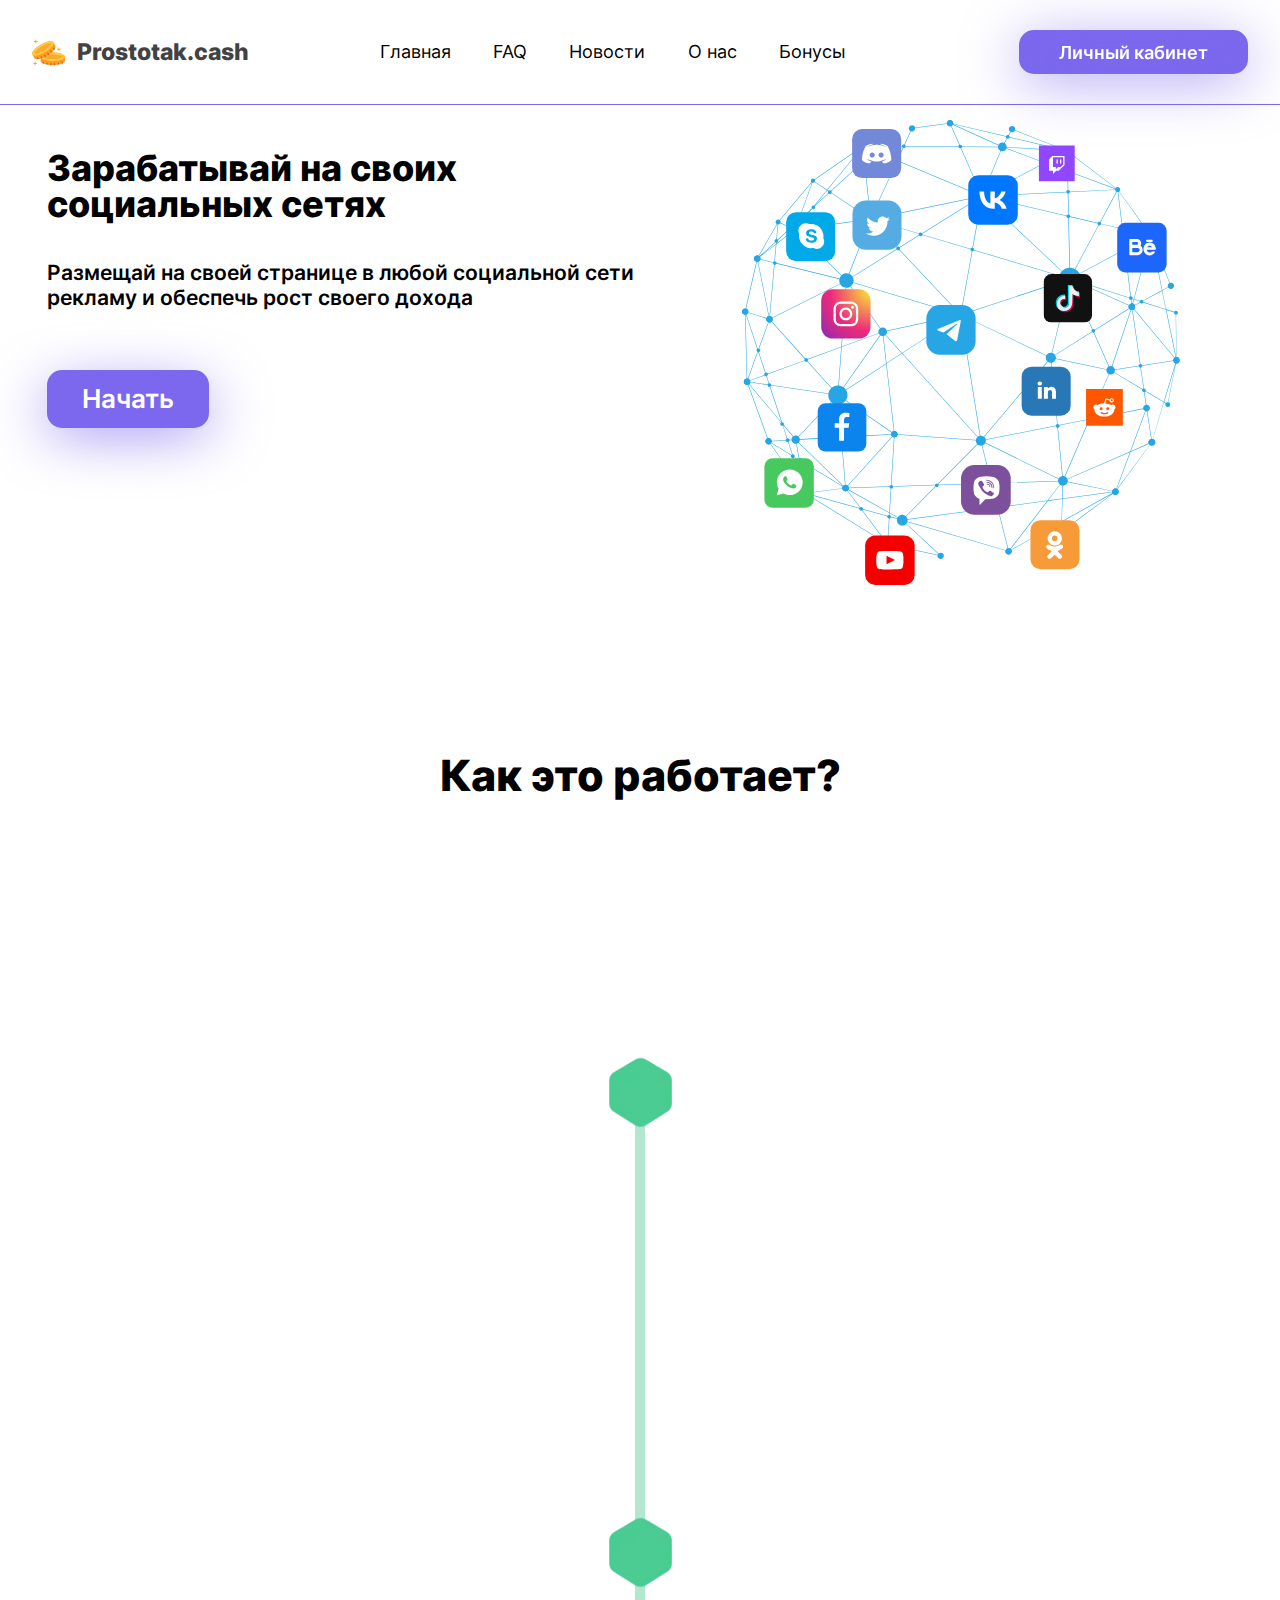
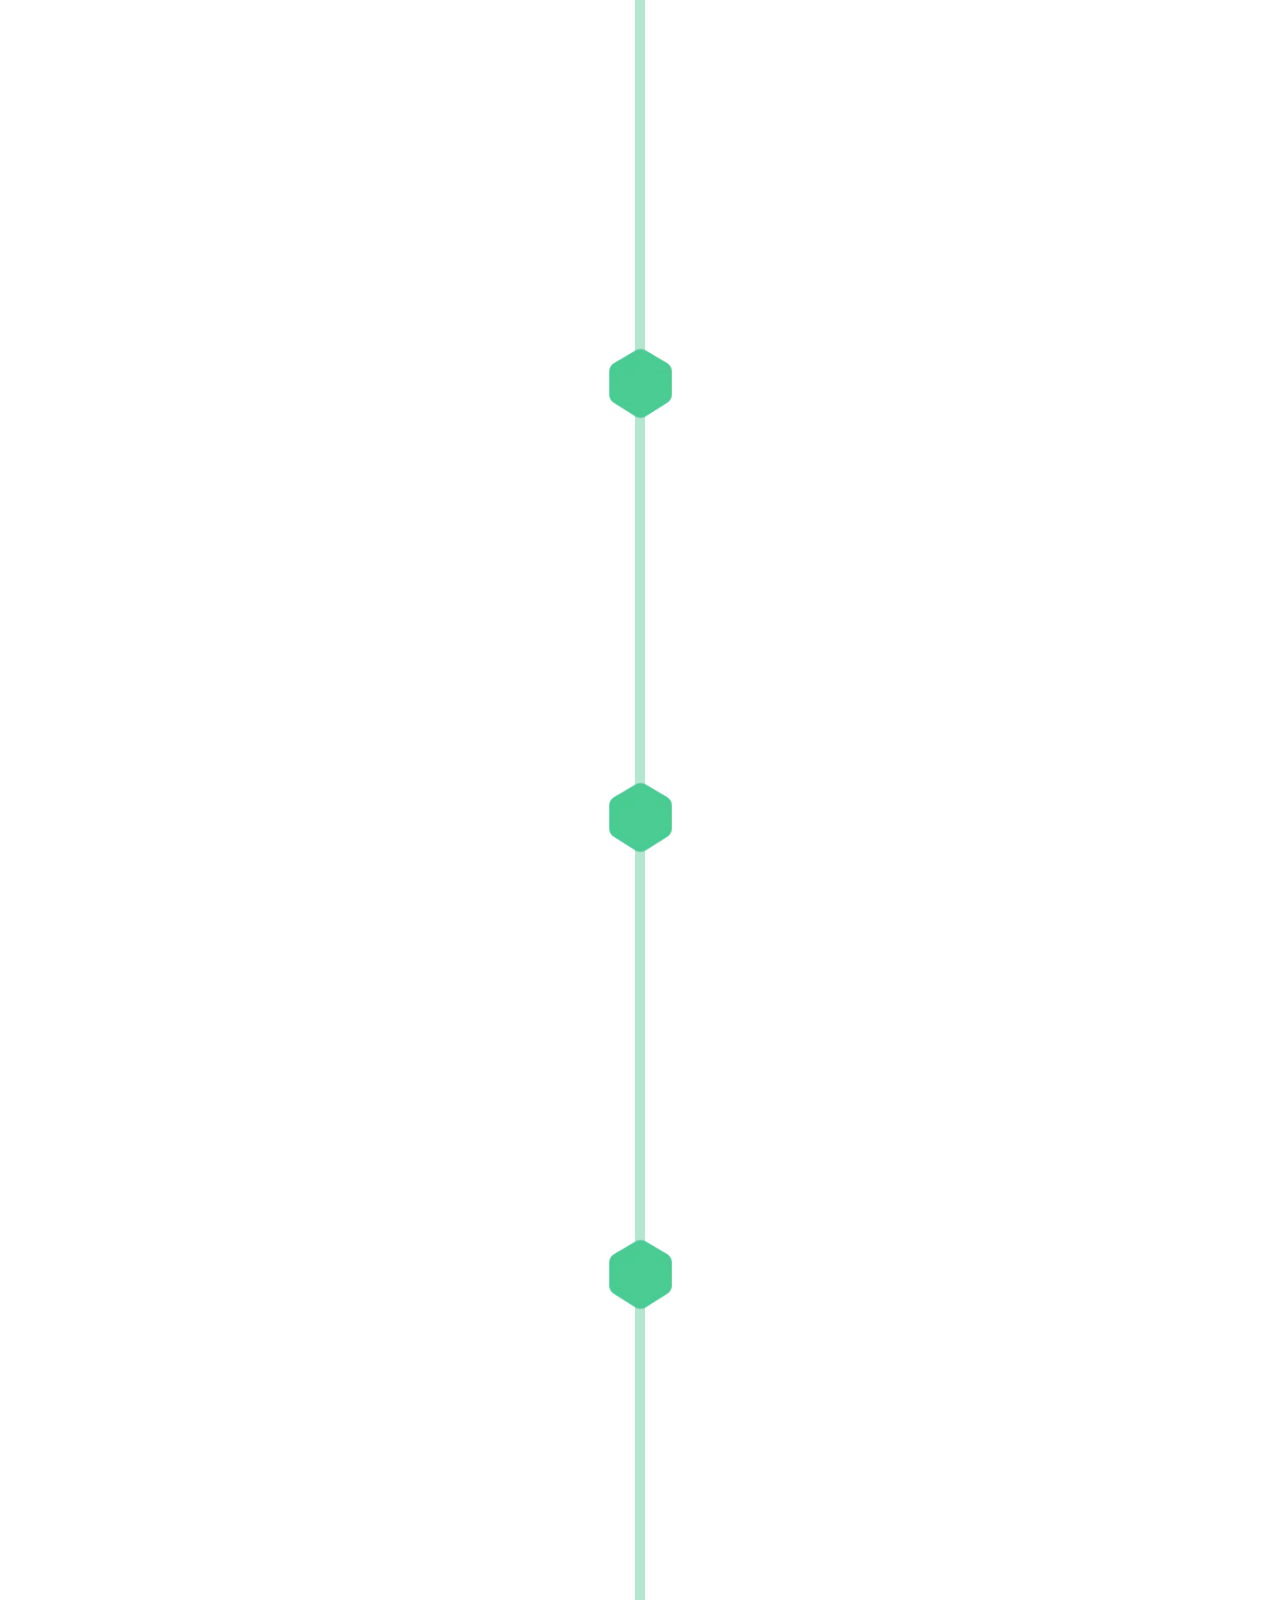
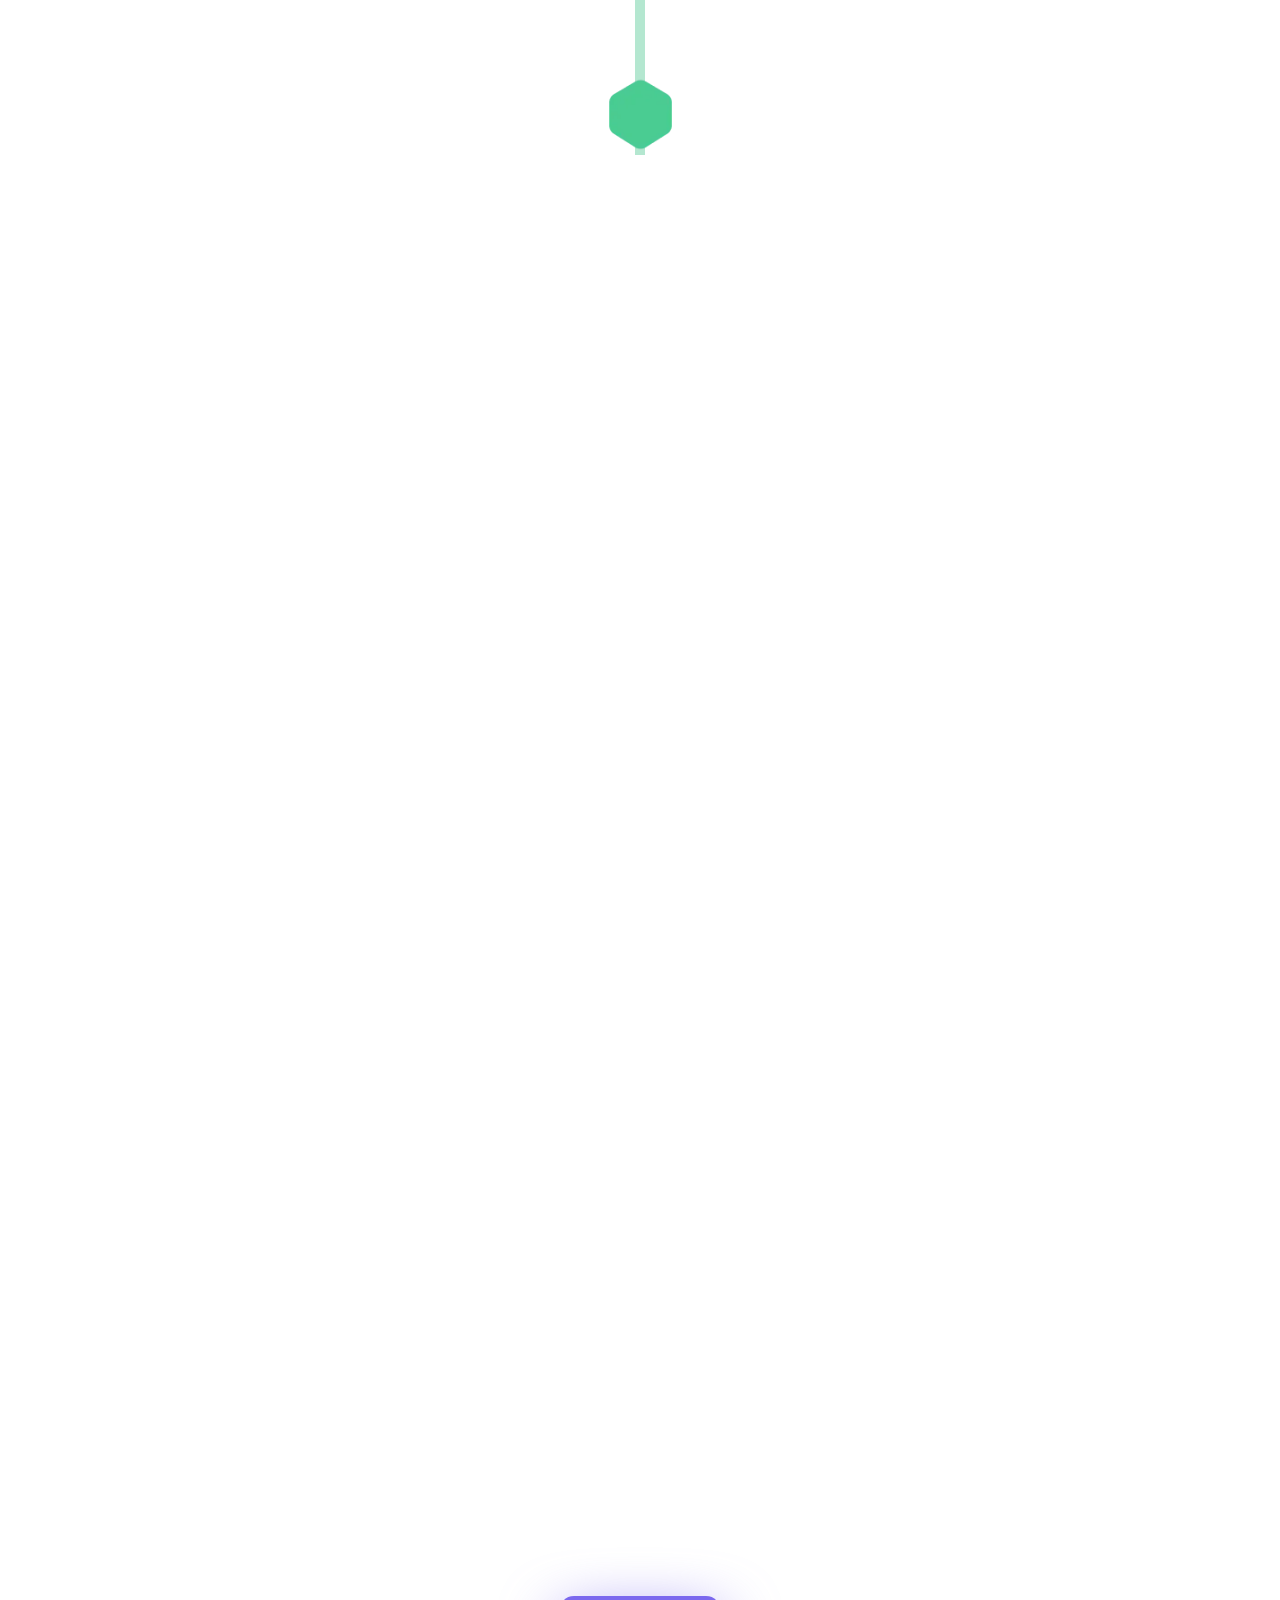
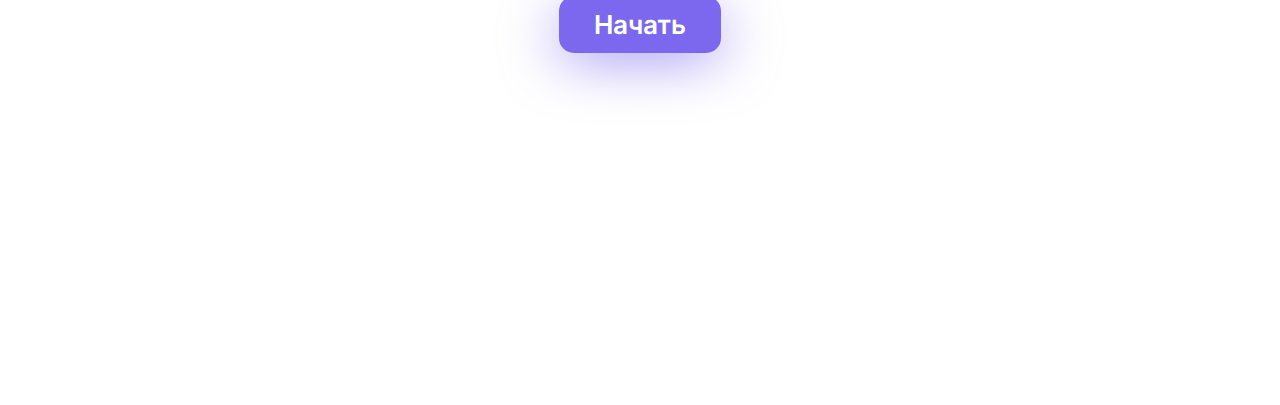
<file: index.html>
<!DOCTYPE html>
<html lang="ru">

<head>
	<title>Prostotak.cash</title>
	<meta charset="UTF-8">
	<meta name="format-detection" content="telephone=no">
	<!-- <style>body{opacity: 0;}</style> -->
	<link rel="stylesheet" href="css/style.min.css?_v=20230706191751">
	<link rel="shortcut icon" href="favicon.ico">
	<!-- <meta name="robots" content="noindex, nofollow"> -->
	<meta name="viewport" content="width=device-width, initial-scale=1.0">
</head>

<body>
	<div class="wrapper">
		<header class="header" data-scroll="1" data-scroll-show="0">
			<div class="header__container container">
				<div class="header__inner">
					<a class="header__logo logo" href="#">
						<img src="img/icons/logo-icon.svg" alt="icon">
						<span>Prostotak.cash</span>
					</a>

					<div class="header__menu menu">
						<nav class="menu__body">
							<ul class="menu__list">
								<li class="menu__item">
									<a href="#" class="menu__link">Главная</a>
								</li>
								<li class="menu__item">
									<a href="#" class="menu__link">FAQ</a>
								</li>
								<li class="menu__item">
									<a href="#" class="menu__link">Новости</a>
								</li>
								<li class="menu__item">
									<a href="#" class="menu__link">О нас</a>
								</li>
								<li class="menu__item">
									<a href="#" class="menu__link">Бонусы</a>
								</li>
								<li class="menu__item">
									<a class="header__sign-up header__sign-up--mobile" href="#">Личный кабинет</a>
								</li>
							</ul>
						</nav>
					</div>

					<a class="header__sign-up btn" href="#">Личный кабинет</a>

					<button type="button" class="menu__icon icon-menu"><span></span></button>

				</div>
			</div>
		</header>

		<main class="page">
			<section class="intro">
				<div class="intro__container container">
					<div class="intro__inner">
						<div class="intro__content">
							<h1 class="intro__title">Зарабатывай на своих социальных сетях</h1>

							<p class="intro__text">Размещай на своей странице в любой социальной сети рекламу и обеспечь рост своего дохода</p>

							<a class="intro__btn btn" href="#">Начать</a>
						</div>

						<img class="intro__image-main--mobile" src="img/section-intro/main--mobile.svg" alt="img">

						<div class="intro__images">
							<img class="intro__image-main" src="img/section-intro/main.svg" alt="img">

							<img data-prlx-dxr data-prlx-mouse data-prlx-cx=20 data-prlx-cy=10 class="intro__img intro__social-1" src="img/section-intro/social-1.svg" alt="img">
							<img data-prlx-dxy data-prlx-mouse data-prlx-cx=20 data-prlx-cy=10 class="intro__img intro__social-2" src="img/section-intro/social-2.svg" alt="img">
							<img data-prlx-dxr data-prlx-mouse data-prlx-cx=20 data-prlx-cy=10 class="intro__img intro__social-3" src="img/section-intro/social-3.svg" alt="img">
							<img data-prlx-dxy data-prlx-mouse data-prlx-cx=20 data-prlx-cy=10 class="intro__img intro__social-4" src="img/section-intro/social-4.svg" alt="img">
							<img data-prlx-dxr data-prlx-mouse data-prlx-cx=20 data-prlx-cy=10 class="intro__img intro__social-5" src="img/section-intro/social-5.svg" alt="img">
							<img data-prlx-dxy data-prlx-mouse data-prlx-cx=20 data-prlx-cy=10 class="intro__img intro__social-6" src="img/section-intro/social-6.svg" alt="img">
							<img data-prlx-dxr data-prlx-mouse data-prlx-cx=20 data-prlx-cy=10 class="intro__img intro__social-7" src="img/section-intro/social-7.svg" alt="img">
							<img data-prlx-dxy data-prlx-mouse data-prlx-cx=20 data-prlx-cy=10 class="intro__img intro__social-8" src="img/section-intro/social-8.svg" alt="img">
							<img data-prlx-dxr data-prlx-mouse data-prlx-cx=20 data-prlx-cy=10 class="intro__img intro__social-9" src="img/section-intro/social-9.svg" alt="img">
							<img data-prlx-dxy data-prlx-mouse data-prlx-cx=20 data-prlx-cy=10 class="intro__img intro__social-10" src="img/section-intro/social-10.svg" alt="img">
							<img data-prlx-dxr data-prlx-mouse data-prlx-cx=20 data-prlx-cy=10 class="intro__img intro__social-11" src="img/section-intro/social-11.svg" alt="img">
							<img data-prlx-dxy data-prlx-mouse data-prlx-cx=20 data-prlx-cy=10 class="intro__img intro__social-12" src="img/section-intro/social-12.svg" alt="img">
							<img data-prlx-dxr data-prlx-mouse data-prlx-cx=20 data-prlx-cy=10 class="intro__img intro__social-13" src="img/section-intro/social-13.svg" alt="img">
							<img data-prlx-dxy data-prlx-mouse data-prlx-cx=20 data-prlx-cy=10 class="intro__img intro__social-14" src="img/section-intro/social-14.svg" alt="img">
							<img data-prlx-dxr data-prlx-mouse data-prlx-cx=20 data-prlx-cy=10 class="intro__img intro__social-15" src="img/section-intro/social-15.svg" alt="img">
							<img data-prlx-dxy data-prlx-mouse data-prlx-cx=20 data-prlx-cy=10 class="intro__img intro__social-16" src="img/section-intro/social-16.svg" alt="img">
						</div>
					</div>
				</div>
			</section>
			<section class="work">
				<div class="work__container container">
					<div class="work__inner">
						<h2 class="work__title main-title _anim-items _anim-no-hide _anim-show--up">Как это работает?</h2>

						<div class="work__body">
							<div class="work__row">
								<div class="mobile-line mobile-line--first"></div>

								<div class="work__content _anim-items _anim-no-hide _anim-show--left">
									<h3 class="work__content-title">Вам платят рекламодатели.</h3>

									<div class="work__content-text-box">
										<p class="work__content-text">Фактически вы становитесь партнером одной или нескольких компаний, которые выделяют средства на продвижение своих товаров или услуг в социальных сетях. Когда вы размещаете информацию о рекламодателях (которых выбираете сами из предложенного списка) на своей странице и привлекаете к ним внимание своих друзей и подписчиков, то получаете вознаграждение за свое усилие в продвижении их продукта.</p>
									</div>

								</div>

								<div class="work__deco work__deco--pc work__deco--first">
									<span class="work__number"></span>
								</div>

								<div class="work__image-box _anim-items _anim-no-hide _anim-show--right">
									<span class="work__number work__number--mobile"></span>

									<img class="work__img" src="img/section-work/picture-1.svg" alt="img">
								</div>
							</div>

							<div class="work__row">
								<div class="mobile-line"></div>

								<div class="work__image-box _anim-items _anim-no-hide _anim-show--left">
									<span class="work__number work__number--mobile"></span>

									<img class="work__img" src="img/section-work/picture-2.svg" alt="img">
								</div>

								<div class="work__deco work__deco--pc">
									<span class="work__number"></span>
								</div>

								<div class="work__content _anim-items _anim-no-hide _anim-show--right">
									<h3 class="work__content-title">Вы можете дополнительно заработать 15.000 - 20.000 рублей в месяц.</h3>

									<div class="work__content-text-box">
										<p class="work__content-text">Ваш заработок равен вашей потребности в дополнительном доходе. То есть, в большей степени он зависит от вашей активности в социальных сетях. Но в среднем наши партнеры зарабатывают от 15.000 рублей в месяц в свободное от основной работы время.</p>
									</div>
								</div>
							</div>

							<div class="work__row">
								<div class="mobile-line"></div>

								<div class="work__content _anim-items _anim-no-hide _anim-show--left">
									<h3 class="work__content-title">Вы можете иметь достойную подработку, уделяя ей от 5 минут в день. </h3>

									<div class="work__content-text-box">
										<p class="work__content-text">Будучи нашим партнером, вы можете помочь другим людям найти необходимые им услуги высокого качества. Важно просто и эффективно донести нужную информацию до нужных людей, уделяя этому столько времени, сколько вы можете себе позволить. При высокой эффективности, поработав месяц, вы можете получать свои проценты еще полгода, а возможно и дольше.</p>
									</div>
								</div>

								<div class="work__deco work__deco--pc">
									<span class="work__number"></span>
								</div>

								<div class="work__image-box _anim-items _anim-no-hide _anim-show--right">
									<span class="work__number work__number--mobile"></span>

									<img class="work__img" src="img/section-work/picture-3.svg" alt="img">
								</div>
							</div>

							<div class="work__row">
								<div class="mobile-line"></div>

								<div class="work__image-box _anim-items _anim-no-hide _anim-show--left">
									<span class="work__number work__number--mobile"></span>
									<img class="work__img" src="img/section-work/picture-4.svg" alt="img">
								</div>

								<div class="work__deco work__deco--pc">
									<span class="work__number"></span>
								</div>

								<div class="work__content _anim-items _anim-no-hide _anim-show--right">
									<h3 class="work__content-title">Вы работаете в привычном для себя интернет-пространстве. </h3>

									<div class="work__content-text-box">
										<p class="work__content-text">Вы можете размещать рекламу на своих страницах в социальных сетях, пользователем которых являетесь, в личных сообщениях друзьям, родственникам и коллегам, в группах и сообществах, любых чатах. Исключением являются способы, нарушающие законодательство. Мы блокируем партнеров, которые распространяют спам или пытаются вовлечь людей в мошеннические схемы НАВСЕГДА!</p>
									</div>
								</div>
							</div>

							<div class="work__row">
								<div class="mobile-line">
								</div>

								<div class="work__content _anim-items _anim-no-hide _anim-show--left">
									<h3 class="work__content-title">Наша система прозрачная и простая для понимания.</h3>

									<div class="work__content-text-box">
										<p class="work__content-text">
											Ваша главная задача донести информацию максимальному количеству людей. Далее вы передаете будущему пользователю персональную ссылку на услугу, он регистрируется и оформляет подписку. Если через несколько дней подписка будет успешно продлена, то на ваш баланс будет начислено 30% от стоимости продукта. В среднем 870 рублей с одного продления. Пока пользователь продлевает свою подписку, что может происходить годами, вы получаете свой процент.
										</p>

										<p class="work__content-text">
											В случае, если пользователь отзывает свой платеж и отказывается от подписки, то деньги с вашего баланса тоже отзываются.
										</p>
									</div>
								</div>

								<div class="work__deco work__deco--pc">
									<span class="work__number"></span>
								</div>

								<div class="work__image-box _anim-items _anim-no-hide _anim-show--right">
									<span class="work__number work__number--mobile"></span>
									<img class="work__img" src="img/section-work/picture-5.svg" alt="img">
								</div>
							</div>

							<div class="work__row">
								<div class="mobile-line"></div>

								<div class="work__image-box _anim-items _anim-no-hide _anim-show--left">
									<span class="work__number work__number--mobile"></span>
									<picture><source srcset="img/section-work/picture-6.webp" type="image/webp"><img class="work__img work__img--6" src="img/section-work/picture-6.png" alt="img"></picture>
								</div>

								<div class="work__deco work__deco--pc work__deco--last">
									<span class="work__number"></span>
								</div>

								<div class="work__content _anim-items _anim-no-hide _anim-show--right">
									<h3 class="work__content-title">Вы получаете доход каждые две недели.</h3>

									<div class="work__content-text-box">
										<p class="work__content-text">Например, 1 августа по вашей персональной ссылке было произведено 10 покупок на общую сумму 13 200 рублей. Следовательно, заработанные вами деньги будут доступны 14 августа и отправлены в вам в ближайшую к этой дате субботу.</p>
									</div>
								</div>
							</div>

						</div>
					</div>
				</div>
			</section>
			<section class="program">
				<div class="program__container container">
					<div class="program__inner">
						<h2 class="program__title main-title _anim-items _anim-no-hide _anim-show--up">Программы лояльности</h2>

						<div class="program__body">
							<div class="program__item _anim-items _anim-no-hide _anim-show--left">
								<h3 class="program__item-title">Бонусная программа</h3>
								<p class="program__item-subtitle">В нашей системе есть <span>2 баланса</span>.</p>


								<div class="program__item-box">
									<p class="program__item-text"><span>Первый баланс</span> это ваш заработок в рублях которые вы можете выводить на свою карту.</p>
									<p class="program__item-text"><span>Второй баланс</span> - это бонусы. Бонусы начисляются за ваше активное участие в работе системы, которые затем можно обменять в нашем магазине бонусов на различные вещи ( начиная с духов и заканчивая iphone).</p>
								</div>

								<a class="program__item-btn btn" href="#">О бонусах <img src="img/icons/arrow-right.svg" alt="img"></a>
							</div>

							<div class="program__item _anim-items _anim-no-hide _anim-show--right">
								<h3 class="program__item-title">Партнерская программа</h3>

								<div class="program__item-box">
									<p class="program__item-text">Наша партнерская программа предусматривает трехуровневую систему, позволяющую вам зарабатывать на активности в социальных сетях и привлечении других партнеров (первый уровень), которые, в свою очередь, привлекают еще большее количество партнеров (второй уровень), которые тоже привлекают партнеров (третий уровень). Партнеры оформляют подписки на интересующие их услуги, а вы со всех этих действий продолжаете получать дополнительный доход.</p>

									<div class="program__inner-box">
										<p class="program__item-text"><span>Первый уровень</span> - 10% от дохода</p>
										<p class="program__item-text"><span>Второй уровень</span> - 5% от дохода</p>
										<p class="program__item-text"><span>Третий уровень</span> - 3% от дохода</p>
									</div>

									<p class="program__item-text">Партнерская программа не имеет ограничений по количеству участников ни на каком из уровней.</p>
								</div>
							</div>
						</div>

						<div class="block-text _anim-items _anim-no-hide _anim-show--up">
							<div class="block-text__container container">
								<div class="block-text__inner">
									<p class="block-text__text">
										<span class="block-text__deco--top">
											<img class="block-text__img--top" src="img/icons/like.svg" alt="img">
										</span>
										Мы заботимся о том, чтобы вы могли максимально качественно и эффективно выполнять работу по привлечению партнеров, предоставляя рекламные материалы для размещения в социальных сетях.
										<span class="block-text__deco--bottom">
											<img class="block-text__img--bottom" src="img/icons/chat.svg" alt="img">
										</span>
									</p>
								</div>
							</div>
						</div>
					</div>
				</div>
			</section>
			<section class="earn">
				<div class="earn__container container">
					<div class="earn__inner">
						<h2 class="earn__title main-title _anim-items _anim-no-hide _anim-show--up">Стань нашим партнером и превратись в успешного предпринимателя!</h2>

						<a class="earn__btn btn" href="#">Начать</a>
					</div>
				</div>
			</section>

		</main>

		<footer class="footer _anim-items _anim-no-hide _anim-show--up">
			<div class="footer__container container">
				<div class="footer__inner">
					<div class="footer__top">
						<a class="footer__logo logo" href="#">
							<img src="img/icons/logo-icon.svg" alt="icon">
							<span>Prostotak.cash</span>
						</a>

						<nav class="footer__nav">
							<a class="footer__nav-link" href="#">Главная</a>
							<a class="footer__nav-link" href="#">FAQ</a>
							<a class="footer__nav-link" href="#">Новости</a>
							<a class="footer__nav-link" href="#">О нас</a>
							<a class="footer__nav-link" href="#">Бонусы</a>
						</nav>
					</div>

					<div class="footer__bottom">
						<p class="footer__copy">
							<img src="img/icons/copyright.svg" alt="img">
							2023 Prostotak.cash. Все права защищены.
						</p>

						<div class="footer__contacts">
							<a class="footer__contacts-link" href="mailto:help@prostotak.cash">Контакты:help@prostotak.cash</a>
						</div>
					</div>
				</div>
			</div>
		</footer>
	</div>
	<script src="js/app.min.js?_v=20230706191751"></script>
</body>

</html>
</file>
<file: css/style.min.css>
@charset "UTF-8";@font-face{font-family:Inter;font-display:swap;src:url(../fonts/Inter-Bold.woff2) format("woff2"),url(../fonts/Inter-Bold.woff) format("woff");font-weight:700;font-style:normal}@font-face{font-family:Inter;font-display:swap;src:url(../fonts/Inter-ExtraBold.woff2) format("woff2"),url(../fonts/Inter-ExtraBold.woff) format("woff");font-weight:800;font-style:normal}@font-face{font-family:Inter;font-display:swap;src:url(../fonts/Inter-Medium.woff2) format("woff2"),url(../fonts/Inter-Medium.woff) format("woff");font-weight:500;font-style:normal}@font-face{font-family:Inter;font-display:swap;src:url(../fonts/Inter-Regular.woff2) format("woff2"),url(../fonts/Inter-Regular.woff) format("woff");font-weight:400;font-style:normal}@font-face{font-family:Inter;font-display:swap;src:url(../fonts/Inter-SemiBold.woff2) format("woff2"),url(../fonts/Inter-SemiBold.woff) format("woff");font-weight:600;font-style:normal}*{padding:0;margin:0;border:0}*,:after,:before{-webkit-box-sizing:border-box;box-sizing:border-box}body,html{height:100%;min-width:320px}body{color:#000;line-height:1;font-family:Inter;font-size:1rem;-ms-text-size-adjust:100%;-moz-text-size-adjust:100%;-webkit-text-size-adjust:100%;-webkit-font-smoothing:antialiased;-moz-osx-font-smoothing:grayscale}button,input,textarea{font-family:Inter;font-size:inherit;line-height:inherit}button{cursor:pointer;color:inherit;background-color:transparent}a{color:inherit;text-decoration:none}ul li{list-style:none}img{vertical-align:top}h1,h2,h3,h4,h5,h6{font-weight:inherit;font-size:inherit}body{overflow-x:hidden}.lock body{overflow:hidden;-ms-touch-action:none;touch-action:none;-ms-scroll-chaining:none;overscroll-behavior:none;background:rgba(185,185,185,.7);-webkit-transition:all 0s ease-in-out 0s;transition:all 0s ease-in-out 0s}.wrapper{min-height:100%;display:-webkit-box;display:-ms-flexbox;display:flex;-webkit-box-orient:vertical;-webkit-box-direction:normal;-ms-flex-direction:column;flex-direction:column;overflow:hidden}@supports (overflow:clip){.wrapper{overflow:clip}}.wrapper>main{-webkit-box-flex:1;-ms-flex:1 1 auto;flex:1 1 auto}.wrapper>*{min-width:0}[class*=__container]{max-width:120rem;margin:0 auto;padding:0 5rem}[class*=-ibg]{position:relative}[class*=-ibg] img{position:absolute;width:100%;height:100%;top:0;left:0;-o-object-fit:cover;object-fit:cover}[class*=-ibg_contain] img{-o-object-fit:contain;object-fit:contain}.btn{color:#fff;font-weight:600;padding:16px 35px;display:-webkit-box;display:-ms-flexbox;display:flex;-webkit-box-align:center;-ms-flex-align:center;align-items:center;-webkit-box-pack:center;-ms-flex-pack:center;justify-content:center;border-radius:15px;background:#7b68ee;-webkit-transition:background .1s ease-in-out;transition:background .1s ease-in-out;width:-webkit-fit-content;width:-moz-fit-content;width:fit-content;position:relative}.btn::before{content:"";position:absolute;width:100%;height:60%;bottom:0;left:0;border-radius:20px;background:#7b68ee;-webkit-filter:blur(30px);filter:blur(30px);z-index:-1}.btn:hover{background:#6554cb;-webkit-transition:background .1s ease-in-out;transition:background .1s ease-in-out}.main-title{color:#000;font-weight:800;display:-webkit-box;display:-ms-flexbox;display:flex;-webkit-box-pack:center;-ms-flex-pack:center;justify-content:center}body{position:relative;height:auto;min-height:auto}body::after{content:"";position:absolute;top:0;left:0;bottom:0;right:0;width:100%;height:auto;min-height:auto;background:rgba(185,185,185,.7);z-index:12;display:none}.lock body::after{display:block;height:auto;min-height:auto}._anim-show--up{-webkit-transform:translate(0,100px);-ms-transform:translate(0,100px);transform:translate(0,100px);opacity:0;-webkit-transition:all .8s ease 0s;transition:all .8s ease 0s}._active ._anim-show--up,._anim-show--up._active{opacity:1;-webkit-transform:translate(0,0);-ms-transform:translate(0,0);transform:translate(0,0)}._anim-show--left{-webkit-transform:translate(-120%,0);-ms-transform:translate(-120%,0);transform:translate(-120%,0);opacity:0;-webkit-transition:all .8s ease 0s;transition:all .8s ease 0s}._active ._anim-show--left,._anim-show--left._active{opacity:1;-webkit-transform:translate(0,0);-ms-transform:translate(0,0);transform:translate(0,0)}._anim-show--right{-webkit-transform:translate(120%,0);-ms-transform:translate(120%,0);transform:translate(120%,0);opacity:0;-webkit-transition:all .8s ease 0s;transition:all .8s ease 0s}._active ._anim-show--right,._anim-show--right._active{opacity:1;-webkit-transform:translate(0,0);-ms-transform:translate(0,0);transform:translate(0,0)}.header{width:100%;position:absolute;top:0;z-index:13;border-bottom:1px solid #7b68ee}.header::after{content:"";position:absolute;top:0;left:0;right:0;width:100%;height:56px;z-index:-1}.header._header-scroll{position:fixed;top:0;-webkit-transition:all .2s ease-in-out;transition:all .2s ease-in-out;background-color:rgba(65,65,65,.9);z-index:99;border-bottom:1px solid transparent}.header._header-scroll .header__inner{padding:10px 0;-webkit-transition:all .3s ease-in-out;transition:all .3s ease-in-out}.header._header-scroll .header__logo span,.header._header-scroll .menu__link{color:#fff}.header._header-scroll .menu__link:hover{color:#9da2f5;-webkit-transition:all .3s ease-in-out;transition:all .3s ease-in-out}.header._header-scroll .icon-menu span,.header._header-scroll .icon-menu::after,.header._header-scroll .icon-menu::before{background-color:#fff}.menu-open .header._header-scroll .icon-menu::after,.menu-open .header._header-scroll .icon-menu::before{background-color:#000}.menu-open .header._header-scroll .header__logo span{color:#000}.header__inner{padding:30px 0;display:-webkit-box;display:-ms-flexbox;display:flex;-webkit-box-align:center;-ms-flex-align:center;align-items:center;-webkit-box-pack:justify;-ms-flex-pack:justify;justify-content:space-between;gap:30px;-webkit-transition:all .3s ease-in-out;transition:all .3s ease-in-out}.logo{display:-webkit-box;display:-ms-flexbox;display:flex;-webkit-box-align:center;-ms-flex-align:center;align-items:center;gap:12px;position:relative;z-index:14}.logo span{color:#424242;font-family:Inter;font-weight:800}.header__menu{display:-webkit-box;display:-ms-flexbox;display:flex;-webkit-box-align:center;-ms-flex-align:center;align-items:center}.icon-menu{display:none}.menu__body::-webkit-scrollbar{display:none}.menu__body{-ms-overflow-style:none;scrollbar-width:none}.menu-open .menu__body{-webkit-transform:translateX(0);-ms-transform:translateX(0);transform:translateX(0);-webkit-transition:-webkit-transform .2s ease;transition:-webkit-transform .2s ease;transition:transform .2s ease;transition:transform .2s ease,-webkit-transform .2s ease;z-index:13}.menu-open .header::after{background-color:#fff;-webkit-transform:translateX(0);-ms-transform:translateX(0);transform:translateX(0);-webkit-transition:-webkit-transform .2s ease;transition:-webkit-transform .2s ease;transition:transform .2s ease;transition:transform .2s ease,-webkit-transform .2s ease;z-index:13}.menu__list{display:-webkit-box;display:-ms-flexbox;display:flex;-webkit-box-align:center;-ms-flex-align:center;align-items:center}.menu__link{color:#000;text-align:center;font-size:18px;line-height:100%;-webkit-transition:color .2s ease-in-out;transition:color .2s ease-in-out;white-space:nowrap;position:relative;padding:10px 0}.menu__link::after{content:"";position:absolute;bottom:0;left:0;width:0;height:3px;background-color:#9da2f5;border-radius:2px;-webkit-transition:width .2s ease-in-out;transition:width .2s ease-in-out}.menu__link:hover{color:#7b68ee;-webkit-transition:color .2s ease-in-out;transition:color .2s ease-in-out}.menu__link:hover:after{width:100%;-webkit-transition:width .2s ease-in-out;transition:width .2s ease-in-out}.menu__link._navigator-active:after{width:100%;-webkit-transition:width .2s ease-in-out;transition:width .2s ease-in-out}.header__sign-up{position:relative;z-index:14;padding:13px 40px;white-space:nowrap}.header__sign-up--mobile{display:none}.footer{background:#414141}.footer__inner{padding:70px 0 30px}.footer__top{display:-webkit-box;display:-ms-flexbox;display:flex;-webkit-box-align:center;-ms-flex-align:center;align-items:center;margin-bottom:50px}.footer__logo span{color:#fff}.footer__nav{display:-webkit-box;display:-ms-flexbox;display:flex;-webkit-box-align:center;-ms-flex-align:center;align-items:center}.footer__nav-link{color:#fff;font-size:18px;padding:15px 30px;white-space:nowrap;border-right:3px solid #7d7d7d;-webkit-transition:color .1s ease-in-out;transition:color .1s ease-in-out}.footer__nav-link:hover{color:#7b68ee;-webkit-transition:color .1s ease-in-out;transition:color .1s ease-in-out}.footer__nav-link:last-child{border:none}.footer__bottom{display:-webkit-box;display:-ms-flexbox;display:flex;-webkit-box-align:center;-ms-flex-align:center;align-items:center;gap:15px;-webkit-box-pack:justify;-ms-flex-pack:justify;justify-content:space-between}.footer__copy{color:#9c9c9c;font-size:18px}.footer__contacts-link{color:#9c9c9c;font-size:18px}.intro__inner{display:-webkit-box;display:-ms-flexbox;display:flex}.intro__content{width:57%;-webkit-box-flex:0;-ms-flex:0 1 57%;flex:0 1 57%;max-width:100%}.intro__image-main--mobile{display:none}.intro__title{color:#000;font-weight:800;max-width:560px}.intro__text{color:#000;font-weight:600;max-width:880px;line-height:120%;margin-bottom:60px}.intro__images{position:relative;width:38%;-webkit-box-flex:0;-ms-flex:0 0 38%;flex:0 0 38%}.intro__image-main{position:absolute;top:0;left:0;max-width:100%;width:100%;-webkit-animation:anim 10s infinite;animation:anim 10s infinite}@-webkit-keyframes anim{0%{-webkit-transform:scale(1);transform:scale(1);opacity:1}10%{opacity:1}18%{-webkit-transform:scale(1.1);transform:scale(1.1);opacity:.7}30%{opacity:.9}36%{opacity:1}50%{-webkit-transform:scale(1);transform:scale(1);opacity:1}78%{-webkit-transform:scale(1.1);transform:scale(1.1);opacity:.6}80%{opacity:.9}86%{opacity:1}100%{-webkit-transform:scale(1);transform:scale(1)}}@keyframes anim{0%{-webkit-transform:scale(1);transform:scale(1);opacity:1}10%{opacity:1}18%{-webkit-transform:scale(1.1);transform:scale(1.1);opacity:.7}30%{opacity:.9}36%{opacity:1}50%{-webkit-transform:scale(1);transform:scale(1);opacity:1}78%{-webkit-transform:scale(1.1);transform:scale(1.1);opacity:.6}80%{opacity:.9}86%{opacity:1}100%{-webkit-transform:scale(1);transform:scale(1)}}.intro__img{position:absolute;max-width:100%}.intro__social-1{top:3%;left:25%}.intro__social-2{top:8%;right:24%}.intro__social-3{top:30%;left:10%}.intro__social-4{top:26%;left:25%}.intro__social-5{top:18%;right:37%}.intro__social-6{top:33%;right:3%}.intro__social-7{top:55%;left:18%}.intro__social-8{top:60%;left:42%}.intro__social-9{top:50%;right:20%}.intro__social-10{top:92%;left:17%}.intro__social-11{top:80%;right:25%}.intro__social-12{top:87%;right:13%}.intro__social-13{top:110%;left:5%}.intro__social-14{top:112%;left:50%}.intro__social-15{top:135%;left:28%}.intro__social-16{top:130%;right:23%}.intro__social-1,.intro__social-11,.intro__social-16,.intro__social-3{max-width:50px}.intro__social-12,.intro__social-2{max-width:37px}.intro__social-14,.intro__social-4{max-width:73px}.intro__social-15,.intro__social-5{max-width:98px}.intro__social-7{max-width:85px}.intro__social-8{max-width:110px}.intro__social-10,.intro__social-13,.intro__social-6,.intro__social-9{max-width:61px}.work__body{display:-webkit-box;display:-ms-flexbox;display:flex;-webkit-box-orient:vertical;-webkit-box-direction:normal;-ms-flex-direction:column;flex-direction:column}.work__row{position:relative;display:-ms-grid;display:grid;-ms-grid-columns:1fr 85px 1fr;grid-template-columns:1fr 85px 1fr;-ms-flex-line-pack:center;align-content:center;-webkit-box-pack:center;-ms-flex-pack:center;justify-content:center}.work__content{border-radius:30px;background:#edfafe;height:-webkit-fit-content;height:-moz-fit-content;height:fit-content;margin:auto 0;padding-top:35px;padding-bottom:35px}.work__content-title{color:#000;font-weight:600;margin-bottom:20px}.work__content-text-box{display:-webkit-box;display:-ms-flexbox;display:flex;-webkit-box-orient:vertical;-webkit-box-direction:normal;-ms-flex-direction:column;flex-direction:column;gap:20px}.work__content-text{color:#000;font-size:18px;font-weight:500;line-height:120%}.work__deco{position:relative;display:-webkit-box;display:-ms-flexbox;display:flex;-webkit-box-pack:center;-ms-flex-pack:center;justify-content:center}.work__deco::before{content:"";position:absolute;top:50%;height:100%;width:10px;background-color:#b4e7d0}.work__deco::after{content:"";position:absolute;top:-50%;height:100%;width:10px;background-color:#b4e7d0}.work__deco--first::after{display:none}.work__deco--last::before{display:none}.no-webp .work__number{background-image:url(../img/section-work/deco.png)}.work__number{width:85px;height:85px;display:-webkit-box;display:-ms-flexbox;display:flex;-webkit-box-align:center;-ms-flex-align:center;align-items:center;-webkit-box-pack:center;-ms-flex-pack:center;justify-content:center;color:#fff;font-weight:800;background-repeat:no-repeat;background-position:center;background-size:85px;position:absolute;top:50%;-webkit-transform:translateY(-50%);-ms-transform:translateY(-50%);transform:translateY(-50%);z-index:1}.work__image-box{display:-webkit-box;display:-ms-flexbox;display:flex;-webkit-box-pack:center;-ms-flex-pack:center;justify-content:center;-webkit-box-align:center;-ms-flex-align:center;align-items:center;max-width:100%;padding:30px;position:relative}.work__img{max-width:100%}.work__img--6{width:360px}.work__deco--mobile{display:none}.mobile-line{position:absolute;left:64px;height:100%;width:2px;background-color:#b4e7d0;z-index:-1;display:none}.mobile-line::before{content:"";position:absolute;height:100%;width:2px;left:4px;background-color:#b4e7d0}.mobile-line::after{content:"";position:absolute;height:100%;width:2px;left:-4px;background-color:#b4e7d0}.work__number--mobile{display:none}.mobile-line--first{top:33%}.program__body{display:-ms-grid;display:grid;-ms-grid-columns:1fr 1fr;grid-template-columns:1fr 1fr;-ms-grid-rows:1;grid-template-rows:1}.program__item{display:-webkit-box;display:-ms-flexbox;display:flex;-webkit-box-orient:vertical;-webkit-box-direction:normal;-ms-flex-direction:column;flex-direction:column;min-height:630px;border-radius:20px}.program__item:first-child{background-color:#edfafe}.program__item:first-child .program__item-box{max-width:570px}.program__item:last-child{background-color:#f2f0fd}.program__item:last-child .program__item-box{max-width:600px}.program__item-title{color:#000;font-weight:700;line-height:130%}.program__item-title span{color:#4acb92}.program__item-subtitle{color:#606060;font-style:normal;font-weight:500;line-height:normal;margin-top:8px}.program__item-box{display:-webkit-box;display:-ms-flexbox;display:flex;-webkit-box-orient:vertical;-webkit-box-direction:normal;-ms-flex-direction:column;flex-direction:column;gap:40px;margin-top:50px}.program__item-text{color:#000;font-size:18px;font-weight:500;line-height:120%}.program__item-text span{font-weight:700}.program__inner-box{display:-webkit-box;display:-ms-flexbox;display:flex;-webkit-box-orient:vertical;-webkit-box-direction:normal;-ms-flex-direction:column;flex-direction:column;gap:10px}.program__item-btn{font-size:18px;padding:10px 22px;border-radius:10px;margin-top:auto}.program__item-btn img{margin-left:10px;width:24px;height:24px;-webkit-box-flex:0;-ms-flex:0 0 24px;flex:0 0 24px}.block-text{color:#000;text-align:center;font-style:normal;font-weight:500;line-height:120%;position:relative}.block-text span{display:inline-block;margin:0 10px}.block-text img{display:block;max-width:60px;max-height:60px;width:100%;height:100%}.block-text .block-text__deco--top{margin-top:10px}.block-text .block-text__deco--bottom{margin-bottom:-20px}.earn__btn{margin:0 auto}.earn__inner{display:-webkit-box;display:-ms-flexbox;display:flex;-webkit-box-orient:vertical;-webkit-box-direction:normal;-ms-flex-direction:column;flex-direction:column;-webkit-box-pack:center;-ms-flex-pack:center;justify-content:center;-webkit-box-align:center;-ms-flex-align:center;align-items:center}.earn__title{text-align:center;max-width:1200px}@media (min-width:90em){.main-title{font-size:3rem}.work__number{font-size:3rem}}@media (min-width:120em){.btn{font-size:1.875rem}.container{padding-left:5rem}.container{padding-right:5rem}section{margin-bottom:11.25rem}.main-title{margin-bottom:4.375rem}.logo img{width:2.5rem}.logo span{font-size:1.75rem}.menu__list{gap:4.375rem}.header__sign-up{font-size:1.5rem}.footer__top{gap:9.375rem}.intro{padding-top:10rem}.intro__inner{margin-bottom:11.25rem}.intro__inner{padding-bottom:17.5rem}.intro__inner{gap:3.125rem}.intro__content{padding-left:3.125rem}.intro__content{padding-top:6.25rem}.intro__title{margin-bottom:3.75rem}.intro__title{font-size:3rem}.intro__text{font-size:1.75rem}.work__row{gap:4.6875rem}.work__content{padding-left:4.6875rem}.work__content{padding-right:4.6875rem}.work__content-title{font-size:1.75rem}.program__body{gap:3.75rem}.program__item{padding:3.4375rem}.program__item-title{font-size:2.25rem}.program__item-subtitle{font-size:1.125rem}.block-text{font-size:2.25rem}.block-text{margin-top:3.4375rem}}@media (max-width:1680px){.intro__img{width:50px;-webkit-box-flex:0;-ms-flex:0 0 50px;flex:0 0 50px}}@media (max-width:1440px){.intro__content{width:56%;-webkit-box-flex:0;-ms-flex:0 0 56%;flex:0 0 56%}.intro__images{width:36%;-webkit-box-flex:0;-ms-flex:0 0 36%;flex:0 0 36%}.work__number{width:75px;height:75px;background-size:75px}}@media (max-width:1199.98px){.intro__img{border-radius:50%;width:40px;-webkit-box-flex:0;-ms-flex:0 0 40px;flex:0 0 40px}}@media (max-width:575.98px){.header__sign-up{margin:0;display:none}.header__sign-up--mobile{display:-webkit-box;display:-ms-flexbox;display:flex;background:#fff;color:#4f5fb3;white-space:nowrap}.intro__inner{display:block;padding-bottom:0}.intro__content{width:100%;-webkit-box-flex:0;-ms-flex:0 0 100%;flex:0 0 100%}.intro__image-main--mobile{margin:-90px 20px 0 auto}.work__number{width:40px;height:40px;background-size:40px}.work__number--mobile{left:45px}.mobile-line--first{top:28%}.program__item-btn{width:100%}}@media (max-width:74.99875em){.footer__inner{padding:40px 0}.footer__top{-webkit-box-orient:vertical;-webkit-box-direction:normal;-ms-flex-direction:column;flex-direction:column}}@media (max-width:61.99875em){.btn::before{-webkit-filter:blur(20px);filter:blur(20px)}.container{padding-left:.625rem}.container{padding-right:.625rem}.header::after{z-index:10}.header__inner{padding:12px 0}.logo{font-size:1.5rem;gap:6px}.icon-menu{display:block;position:relative;width:1.25rem;-webkit-box-flex:0;-ms-flex:0 0 20px;flex:0 0 20px;height:1rem;z-index:14;outline:0}.icon-menu span,.icon-menu::after,.icon-menu::before{content:"";-webkit-transition:all .3s ease 0s;transition:all .3s ease 0s;right:0;position:absolute;width:100%;height:.125rem;border-radius:2px;background-color:#000}.icon-menu::before{top:0}.icon-menu::after{bottom:0}.icon-menu span{top:calc(50% - .0625rem)}.menu-open .icon-menu span{width:0}.menu-open .icon-menu::before{top:calc(50% - .0625rem);-webkit-transform:rotate(-45deg);-ms-transform:rotate(-45deg);transform:rotate(-45deg)}.menu-open .icon-menu::after{bottom:calc(50% - .0625rem);-webkit-transform:rotate(45deg);-ms-transform:rotate(45deg);transform:rotate(45deg)}.menu__body{position:fixed;background:#4f5fb3;width:65%;height:100vh;top:0;right:0;bottom:0;padding:100px 15px 15px;-webkit-transform:translateX(150%);-ms-transform:translateX(150%);transform:translateX(150%);-webkit-transition:-webkit-transform .2s ease;transition:-webkit-transform .2s ease;transition:transform .2s ease;transition:transform .2s ease,-webkit-transform .2s ease;overflow-y:auto;z-index:10}.menu__list{gap:1.875rem}.menu__list{-webkit-box-orient:vertical;-webkit-box-direction:normal;-ms-flex-direction:column;flex-direction:column;gap:50px}.menu__link{color:#fff}.header__sign-up{font-size:1rem}.header__sign-up{padding:8px 30px;border-radius:10px;margin-left:auto}.footer__top{gap:1.5625rem}.footer__top{margin-bottom:25px}.footer__nav{-webkit-box-orient:vertical;-webkit-box-direction:normal;-ms-flex-direction:column;flex-direction:column;gap:25px}.footer__nav-link{border:none;padding:5px 30px}.intro__inner{padding-bottom:9.375rem}.intro__inner{gap:1.25rem}.intro__inner{padding:0}.intro__content{padding-left:.0000000625rem}.intro__content{padding-top:.0000000625rem}.intro__image-main--mobile{display:block;margin:0 50px 0 auto;max-width:100%;width:40%}.intro__text{margin-right:60px;max-width:600px}.intro__images{display:none}.work__row{gap:1.25rem}.work__row{display:-webkit-box;display:-ms-flexbox;display:flex;-webkit-box-orient:vertical;-webkit-box-direction:normal;-ms-flex-direction:column;flex-direction:column;gap:0}.work__row:nth-child(2n-1){-webkit-box-orient:vertical;-webkit-box-direction:reverse;-ms-flex-direction:column-reverse;flex-direction:column-reverse}.work__content-text{font-size:16px}.work__number{width:60px;height:60px;background-size:60px;left:45px}.work__image-box{padding:30px 75px 30px 125px}.work__deco--pc{display:none}.work__deco--mobile{display:-webkit-box;display:-ms-flexbox;display:flex;width:100%}.work__deco--mobile .work__number{top:0;left:-60px}.mobile-line{display:-webkit-box;display:-ms-flexbox;display:flex}.work__number--mobile{display:-webkit-box;display:-ms-flexbox;display:flex;position:absolute;top:50%;left:35px}.program__body{gap:1.25rem}.program__body{display:-webkit-box;display:-ms-flexbox;display:flex;-webkit-box-orient:vertical;-webkit-box-direction:normal;-ms-flex-direction:column;flex-direction:column;gap:25px}.program__item{min-height:445px}.program__item-text{font-size:16px}.program__item-btn{border-radius:15px}}@media (max-width:61.99875em) and (any-hover:none){.icon-menu{cursor:default}}@media (max-width:61.99875em) and (max-width:29.99875em){.menu__link{font-size:1.125rem}}@media (max-width:61.99875em) and (max-width:35.99875em){.intro__image-main--mobile{margin-right:.625rem}}@media (max-width:47.99875em){.btn{padding:10px 37px}.btn::before{-webkit-filter:blur(14px);filter:blur(14px)}section{margin-bottom:6.25rem}.footer__bottom{-webkit-box-orient:vertical;-webkit-box-direction:reverse;-ms-flex-direction:column-reverse;flex-direction:column-reverse;gap:30px}.footer__copy{font-size:16px}.footer__contacts-link{color:#fff}.work__content{padding-left:1.5625rem}.work__content{padding-right:1.5625rem}.work__content{border-radius:20px;padding-top:30px;padding-bottom:30px}.work__number{width:50px;height:50px;background-size:50px}.work__number--mobile{left:40px}}@media (max-width:35.99875em){.footer__copy{font-size:12px}.program__item{padding:1.5625rem}}@media (max-width:29.99875em){.btn{font-size:1.25rem}.main-title{font-size:1.25rem}.main-title{margin-bottom:1.5625rem}.header__inner{gap:15px}.logo img{width:1.5625rem}.logo span{font-size:1rem}.intro{padding-top:4.375rem}.intro__inner{margin-bottom:3.125rem}.intro__title{margin-bottom:.625rem}.intro__title{font-size:1.25rem}.intro__text{font-size:.75rem}.work__content-title{font-size:1.125rem}.work__content-text{font-size:14px}.work__number{font-size:1.25rem}.mobile-line--first{top:23.5%}.program__item-title{font-size:1.25rem}.program__item-subtitle{font-size:.75rem}.program__item-text{font-size:14px}.block-text{text-align:left;padding:40px 0}.block-text{font-size:1.5rem}.block-text{margin-top:1.5625rem}.block-text .block-text__deco--top{display:block;width:20px;height:20px;margin:0 0 8px}.block-text .block-text__deco--bottom{position:absolute;bottom:0;right:0;margin-bottom:0;margin-bottom:20px}}@media (min-width:29.99875em) and (max-width:120em){@supports (font-size:clamp(1.25rem ,1.0416782406rem + 0.6944347995vw ,1.875rem)){.btn{font-size:clamp(1.25rem ,1.0416782406rem + .6944347995vw ,1.875rem)}}@supports not (font-size:clamp(1.25rem ,1.0416782406rem + 0.6944347995vw ,1.875rem)){.btn{font-size:calc(1.25rem + .625 * (100vw - 29.99875rem)/ 90.00125)}}@supports (margin-bottom:clamp(1.5625rem ,0.6250520826rem + 3.1249565978vw ,4.375rem)){.main-title{margin-bottom:clamp(1.5625rem ,.6250520826rem + 3.1249565978vw ,4.375rem)}}@supports not (margin-bottom:clamp(1.5625rem ,0.6250520826rem + 3.1249565978vw ,4.375rem)){.main-title{margin-bottom:calc(1.5625rem + 2.8125 * (100vw - 29.99875rem)/ 90.00125)}}@supports (width:clamp(1.5625rem ,1.2500173609rem + 1.0416521993vw ,2.5rem)){.logo img{width:clamp(1.5625rem ,1.2500173609rem + 1.0416521993vw ,2.5rem)}}@supports not (width:clamp(1.5625rem ,1.2500173609rem + 1.0416521993vw ,2.5rem)){.logo img{width:calc(1.5625rem + .9375 * (100vw - 29.99875rem)/ 90.00125)}}@supports (font-size:clamp(1rem ,0.7500138887rem + 0.8333217594vw ,1.75rem)){.logo span{font-size:clamp(1rem ,.7500138887rem + .8333217594vw ,1.75rem)}}@supports not (font-size:clamp(1rem ,0.7500138887rem + 0.8333217594vw ,1.75rem)){.logo span{font-size:calc(1rem + .75 * (100vw - 29.99875rem)/ 90.00125)}}@supports (padding-top:clamp(4.375rem ,2.5001041652rem + 6.2499131957vw ,10rem)){.intro{padding-top:clamp(4.375rem ,2.5001041652rem + 6.2499131957vw ,10rem)}}@supports not (padding-top:clamp(4.375rem ,2.5001041652rem + 6.2499131957vw ,10rem)){.intro{padding-top:calc(4.375rem + 5.625 * (100vw - 29.99875rem)/ 90.00125)}}@supports (margin-bottom:clamp(3.125rem ,0.4168171275rem + 9.0276523937vw ,11.25rem)){.intro__inner{margin-bottom:clamp(3.125rem ,.4168171275rem + 9.0276523937vw ,11.25rem)}}@supports not (margin-bottom:clamp(3.125rem ,0.4168171275rem + 9.0276523937vw ,11.25rem)){.intro__inner{margin-bottom:calc(3.125rem + 8.125 * (100vw - 29.99875rem)/ 90.00125)}}@supports (margin-bottom:clamp(0.625rem ,-0.4166087971rem + 3.4721739976vw ,3.75rem)){.intro__title{margin-bottom:clamp(.625rem ,-.4166087971rem + 3.4721739976vw ,3.75rem)}}@supports not (margin-bottom:clamp(0.625rem ,-0.4166087971rem + 3.4721739976vw ,3.75rem)){.intro__title{margin-bottom:calc(.625rem + 3.125 * (100vw - 29.99875rem)/ 90.00125)}}@supports (font-size:clamp(1.25rem ,0.6666990736rem + 1.9444174386vw ,3rem)){.intro__title{font-size:clamp(1.25rem ,.6666990736rem + 1.9444174386vw ,3rem)}}@supports not (font-size:clamp(1.25rem ,0.6666990736rem + 1.9444174386vw ,3rem)){.intro__title{font-size:calc(1.25rem + 1.75 * (100vw - 29.99875rem)/ 90.00125)}}@supports (font-size:clamp(0.75rem ,0.4166851849rem + 1.1110956792vw ,1.75rem)){.intro__text{font-size:clamp(.75rem ,.4166851849rem + 1.1110956792vw ,1.75rem)}}@supports not (font-size:clamp(0.75rem ,0.4166851849rem + 1.1110956792vw ,1.75rem)){.intro__text{font-size:calc(.75rem + 1 * (100vw - 29.99875rem)/ 90.00125)}}@supports (font-size:clamp(1.125rem ,0.9166782406rem + 0.6944347995vw ,1.75rem)){.work__content-title{font-size:clamp(1.125rem ,.9166782406rem + .6944347995vw ,1.75rem)}}@supports not (font-size:clamp(1.125rem ,0.9166782406rem + 0.6944347995vw ,1.75rem)){.work__content-title{font-size:calc(1.125rem + .625 * (100vw - 29.99875rem)/ 90.00125)}}@supports (font-size:clamp(1.25rem ,0.9166851849rem + 1.1110956792vw ,2.25rem)){.program__item-title{font-size:clamp(1.25rem ,.9166851849rem + 1.1110956792vw ,2.25rem)}}@supports not (font-size:clamp(1.25rem ,0.9166851849rem + 1.1110956792vw ,2.25rem)){.program__item-title{font-size:calc(1.25rem + 1 * (100vw - 29.99875rem)/ 90.00125)}}@supports (font-size:clamp(0.75rem ,0.6250069443rem + 0.4166608797vw ,1.125rem)){.program__item-subtitle{font-size:clamp(.75rem ,.6250069443rem + .4166608797vw ,1.125rem)}}@supports not (font-size:clamp(0.75rem ,0.6250069443rem + 0.4166608797vw ,1.125rem)){.program__item-subtitle{font-size:calc(.75rem + .375 * (100vw - 29.99875rem)/ 90.00125)}}@supports (font-size:clamp(1.5rem ,1.2500138887rem + 0.8333217594vw ,2.25rem)){.block-text{font-size:clamp(1.5rem ,1.2500138887rem + .8333217594vw ,2.25rem)}}@supports not (font-size:clamp(1.5rem ,1.2500138887rem + 0.8333217594vw ,2.25rem)){.block-text{font-size:calc(1.5rem + .75 * (100vw - 29.99875rem)/ 90.00125)}}@supports (margin-top:clamp(1.5625rem ,0.9375347217rem + 2.0833043986vw ,3.4375rem)){.block-text{margin-top:clamp(1.5625rem ,.9375347217rem + 2.0833043986vw ,3.4375rem)}}@supports not (margin-top:clamp(1.5625rem ,0.9375347217rem + 2.0833043986vw ,3.4375rem)){.block-text{margin-top:calc(1.5625rem + 1.875 * (100vw - 29.99875rem)/ 90.00125)}}}@media (min-width:61.99875em) and (max-width:120em){@supports (padding-left:clamp(0.625rem ,-4.0515290619rem + 7.5429408849vw ,5rem)){.container{padding-left:clamp(.625rem ,-4.0515290619rem + 7.5429408849vw ,5rem)}}@supports not (padding-left:clamp(0.625rem ,-4.0515290619rem + 7.5429408849vw ,5rem)){.container{padding-left:calc(.625rem + 4.375 * (100vw - 61.99875rem)/ 58.00125)}}@supports (padding-right:clamp(0.625rem ,-4.0515290619rem + 7.5429408849vw ,5rem)){.container{padding-right:clamp(.625rem ,-4.0515290619rem + 7.5429408849vw ,5rem)}}@supports not (padding-right:clamp(0.625rem ,-4.0515290619rem + 7.5429408849vw ,5rem)){.container{padding-right:calc(.625rem + 4.375 * (100vw - 61.99875rem)/ 58.00125)}}@supports (gap:clamp(1.875rem ,-0.7973023211rem + 4.3102519342vw ,4.375rem)){.menu__list{gap:clamp(1.875rem ,-.7973023211rem + 4.3102519342vw ,4.375rem)}}@supports not (gap:clamp(1.875rem ,-0.7973023211rem + 4.3102519342vw ,4.375rem)){.menu__list{gap:calc(1.875rem + 2.5 * (100vw - 61.99875rem)/ 58.00125)}}@supports (font-size:clamp(1rem ,0.4655395358rem + 0.8620503868vw ,1.5rem)){.header__sign-up{font-size:clamp(1rem ,.4655395358rem + .8620503868vw ,1.5rem)}}@supports not (font-size:clamp(1rem ,0.4655395358rem + 0.8620503868vw ,1.5rem)){.header__sign-up{font-size:calc(1rem + .5 * (100vw - 61.99875rem)/ 58.00125)}}@supports (gap:clamp(1.5625rem ,-6.7884447533rem + 13.4695372945vw ,9.375rem)){.footer__top{gap:clamp(1.5625rem ,-6.7884447533rem + 13.4695372945vw ,9.375rem)}}@supports not (gap:clamp(1.5625rem ,-6.7884447533rem + 13.4695372945vw ,9.375rem)){.footer__top{gap:calc(1.5625rem + 7.8125 * (100vw - 61.99875rem)/ 58.00125)}}@supports (padding-bottom:clamp(9.375rem ,0.6900174565rem + 14.0083187862vw ,17.5rem)){.intro__inner{padding-bottom:clamp(9.375rem ,.6900174565rem + 14.0083187862vw ,17.5rem)}}@supports not (padding-bottom:clamp(9.375rem ,0.6900174565rem + 14.0083187862vw ,17.5rem)){.intro__inner{padding-bottom:calc(9.375rem + 8.125 * (100vw - 61.99875rem)/ 58.00125)}}@supports (gap:clamp(1.25rem ,-0.7542267408rem + 3.2326889507vw ,3.125rem)){.intro__inner{gap:clamp(1.25rem ,-.7542267408rem + 3.2326889507vw ,3.125rem)}}@supports not (gap:clamp(1.25rem ,-0.7542267408rem + 3.2326889507vw ,3.125rem)){.intro__inner{gap:calc(1.25rem + 1.875 * (100vw - 61.99875rem)/ 58.00125)}}@supports (padding-left:clamp(0.0000000625rem ,-3.340377772rem + 5.38781481vw ,3.125rem)){.intro__content{padding-left:clamp(.0000000625rem ,-3.340377772rem + 5.38781481vw ,3.125rem)}}@supports not (padding-left:clamp(0.0000000625rem ,-3.340377772rem + 5.38781481vw ,3.125rem)){.intro__content{padding-left:calc(.0000000625rem + 3.1249999375 * (100vw - 61.99875rem)/ 58.00125)}}@supports (padding-top:clamp(0.0000000625rem ,-6.6807556734rem + 10.7756297278vw ,6.25rem)){.intro__content{padding-top:clamp(.0000000625rem ,-6.6807556734rem + 10.7756297278vw ,6.25rem)}}@supports not (padding-top:clamp(0.0000000625rem ,-6.6807556734rem + 10.7756297278vw ,6.25rem)){.intro__content{padding-top:calc(.0000000625rem + 6.2499999375 * (100vw - 61.99875rem)/ 58.00125)}}@supports (gap:clamp(1.25rem ,-2.4244156915rem + 5.9265964096vw ,4.6875rem)){.work__row{gap:clamp(1.25rem ,-2.4244156915rem + 5.9265964096vw ,4.6875rem)}}@supports not (gap:clamp(1.25rem ,-2.4244156915rem + 5.9265964096vw ,4.6875rem)){.work__row{gap:calc(1.25rem + 3.4375 * (100vw - 61.99875rem)/ 58.00125)}}@supports (gap:clamp(1.25rem ,-1.4223023211rem + 4.3102519342vw ,3.75rem)){.program__body{gap:clamp(1.25rem ,-1.4223023211rem + 4.3102519342vw ,3.75rem)}}@supports not (gap:clamp(1.25rem ,-1.4223023211rem + 4.3102519342vw ,3.75rem)){.program__body{gap:calc(1.25rem + 2.5 * (100vw - 61.99875rem)/ 58.00125)}}}@media (min-width:47.99875em) and (max-width:120em){@supports (margin-bottom:clamp(6.25rem ,2.9168113401rem + 6.9443238833vw ,11.25rem)){section{margin-bottom:clamp(6.25rem ,2.9168113401rem + 6.9443238833vw ,11.25rem)}}@supports not (margin-bottom:clamp(6.25rem ,2.9168113401rem + 6.9443238833vw ,11.25rem)){section{margin-bottom:calc(6.25rem + 5 * (100vw - 47.99875rem)/ 72.00125)}}@supports (padding-left:clamp(1.5625rem ,-0.5207429124rem + 4.340202427vw ,4.6875rem)){.work__content{padding-left:clamp(1.5625rem ,-.5207429124rem + 4.340202427vw ,4.6875rem)}}@supports not (padding-left:clamp(1.5625rem ,-0.5207429124rem + 4.340202427vw ,4.6875rem)){.work__content{padding-left:calc(1.5625rem + 3.125 * (100vw - 47.99875rem)/ 72.00125)}}@supports (padding-right:clamp(1.5625rem ,-0.5207429124rem + 4.340202427vw ,4.6875rem)){.work__content{padding-right:clamp(1.5625rem ,-.5207429124rem + 4.340202427vw ,4.6875rem)}}@supports not (padding-right:clamp(1.5625rem ,-0.5207429124rem + 4.340202427vw ,4.6875rem)){.work__content{padding-right:calc(1.5625rem + 3.125 * (100vw - 47.99875rem)/ 72.00125)}}}@media (min-width:29.99875em) and (max-width:90em){@supports (font-size:clamp(1.25rem ,0.3750546864rem + 2.916605904vw ,3rem)){.main-title{font-size:clamp(1.25rem ,.3750546864rem + 2.916605904vw ,3rem)}}@supports not (font-size:clamp(1.25rem ,0.3750546864rem + 2.916605904vw ,3rem)){.main-title{font-size:calc(1.25rem + 1.75 * (100vw - 29.99875rem)/ 60.00125)}}@supports (font-size:clamp(1.25rem ,0.3750546864rem + 2.916605904vw ,3rem)){.work__number{font-size:clamp(1.25rem ,.3750546864rem + 2.916605904vw ,3rem)}}@supports not (font-size:clamp(1.25rem ,0.3750546864rem + 2.916605904vw ,3rem)){.work__number{font-size:calc(1.25rem + 1.75 * (100vw - 29.99875rem)/ 60.00125)}}}@media (max-width:61.99875em) and (min-width:61.99875em){.menu__link{font-size:1.5rem}.intro__image-main--mobile{margin-right:3.125rem}}@media (max-width:61.99875em) and (min-width:29.99875em) and (max-width:61.99875em){@supports (font-size:clamp(1.125rem ,0.7734521484rem + 1.171875vw ,1.5rem)){.menu__link{font-size:clamp(1.125rem ,.7734521484rem + 1.171875vw ,1.5rem)}}@supports not (font-size:clamp(1.125rem ,0.7734521484rem + 1.171875vw ,1.5rem)){.menu__link{font-size:calc(1.125rem + .375 * (100vw - 29.99875rem)/ 32)}}}@media (max-width:61.99875em) and (min-width:35.99875em) and (max-width:61.99875em){@supports (margin-right:clamp(0.625rem ,-2.8364182692rem + 9.6153846154vw ,3.125rem)){.intro__image-main--mobile{margin-right:clamp(.625rem ,-2.8364182692rem + 9.6153846154vw ,3.125rem)}}@supports not (margin-right:clamp(0.625rem ,-2.8364182692rem + 9.6153846154vw ,3.125rem)){.intro__image-main--mobile{margin-right:calc(.625rem + 2.5 * (100vw - 35.99875rem)/ 26)}}}@media (min-width:35.99875em) and (max-width:120em){@supports (padding:clamp(1.5625rem ,0.7589684305rem + 2.2321096412vw ,3.4375rem)){.program__item{padding:clamp(1.5625rem ,.7589684305rem + 2.2321096412vw ,3.4375rem)}}@supports not (padding:clamp(1.5625rem ,0.7589684305rem + 2.2321096412vw ,3.4375rem)){.program__item{padding:calc(1.5625rem + 1.875 * (100vw - 35.99875rem)/ 84.00125)}}}.webp .work__number{background-image:url(../img/section-work/deco.webp)}
</file>
